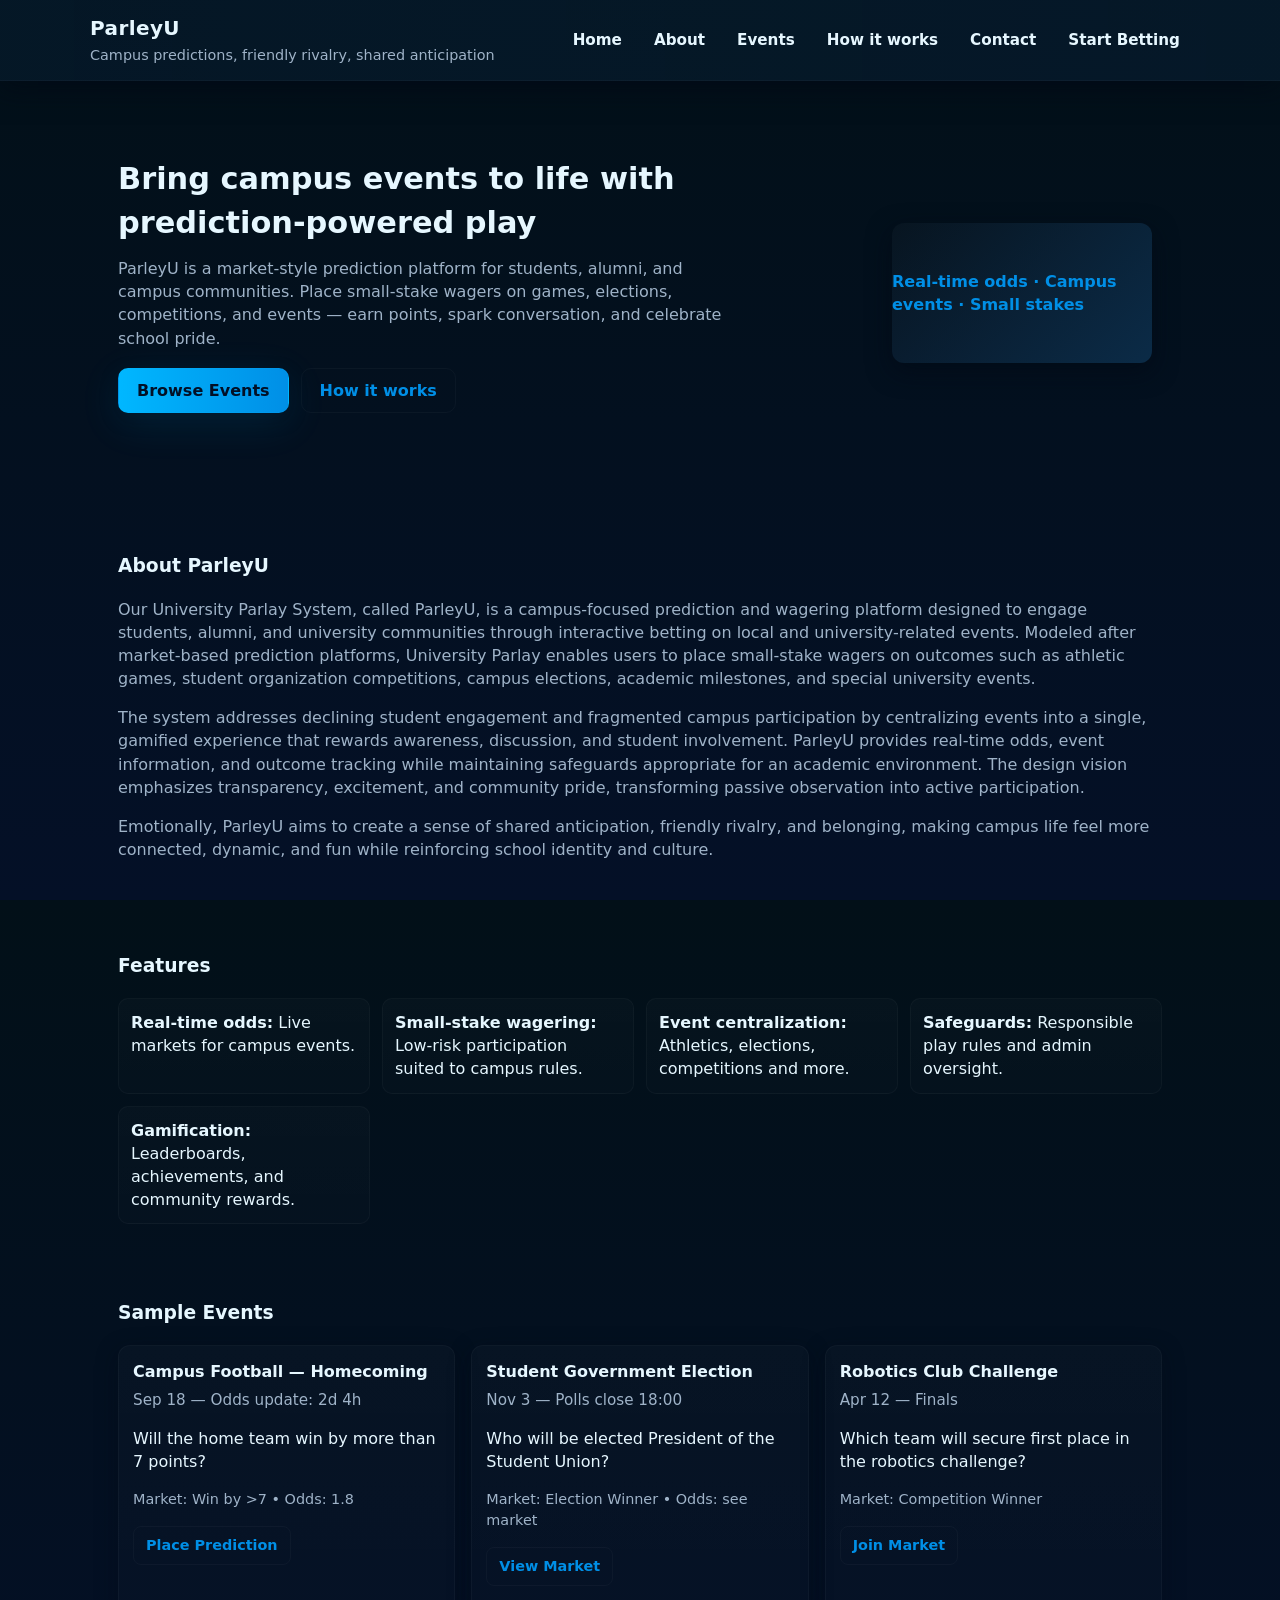
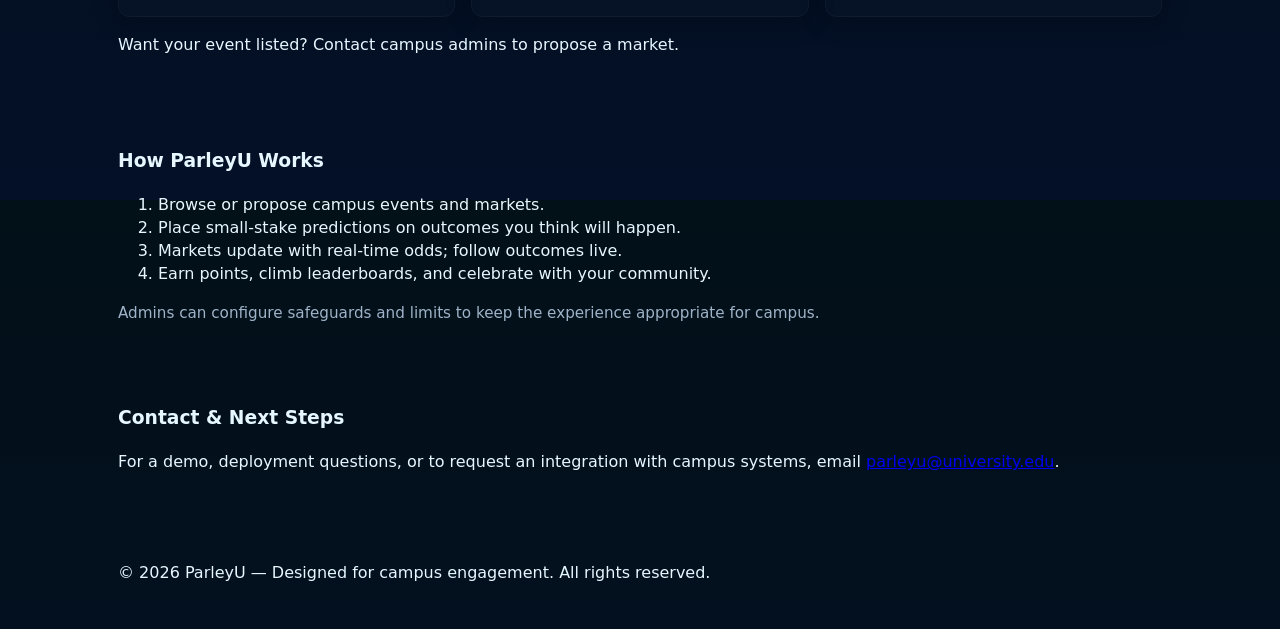
<file: index.html>
<!doctype html>
<html lang="en">
<head>
    <meta charset="utf-8" />
    <meta name="viewport" content="width=device-width,initial-scale=1" />
    <meta name="description" content="ParleyU — a campus-focused prediction and wagering platform for university communities." />
    <title>ParleyU — University Parlay System</title>

    <link rel="stylesheet" href="css/style.css">
</head>
<body>
    <a class="skip-link" href="#main">Skip to content</a>
    <header class="site-header">
        <div class="container header-inner">
            <div class="brand">
                <h1 class="logo">ParleyU</h1>
                <p class="tag">Campus predictions, friendly rivalry, shared anticipation</p>
            </div>
            <nav class="site-nav" aria-label="Main navigation">
                <ul>
                    <li><a href="#home">Home</a></li>
                    <li><a href="#about">About</a></li>
                    <li><a href="#events">Events</a></li>
                    <li><a href="#how">How it works</a></li>
                    <li><a href="#contact">Contact</a></li>
                    <li><a href="user.html">Start Betting</a></li>
                </ul>
            </nav>
        </div>
    </header>

    <main id="main">
        <section id="home" class="hero">
            <div class="container">
                <div class="hero-content">
                    <h2>Bring campus events to life with prediction-powered play</h2>
                    <p class="lead">ParleyU is a market-style prediction platform for students, alumni, and campus communities. Place small-stake wagers on games, elections, competitions, and events — earn points, spark conversation, and celebrate school pride.</p>
                    <p class="cta-row">
                        <a class="btn primary" href="#events">Browse Events</a>
                        <a class="btn" href="#how">How it works</a>
                    </p>
                </div>
                <div class="hero-illustration" aria-hidden="true">
                    <div class="mock-card">Real-time odds · Campus events · Small stakes</div>
                </div>
            </div>
        </section>

        <section id="about" class="container about">
            <h3>About ParleyU</h3>
            <p>Our University Parlay System, called ParleyU, is a campus-focused prediction and wagering platform designed to engage students, alumni, and university communities through interactive betting on local and university-related events. Modeled after market-based prediction platforms, University Parlay enables users to place small-stake wagers on outcomes such as athletic games, student organization competitions, campus elections, academic milestones, and special university events.</p>
            <p>The system addresses declining student engagement and fragmented campus participation by centralizing events into a single, gamified experience that rewards awareness, discussion, and student involvement. ParleyU provides real-time odds, event information, and outcome tracking while maintaining safeguards appropriate for an academic environment. The design vision emphasizes transparency, excitement, and community pride, transforming passive observation into active participation.</p>
            <p>Emotionally, ParleyU aims to create a sense of shared anticipation, friendly rivalry, and belonging, making campus life feel more connected, dynamic, and fun while reinforcing school identity and culture.</p>
        </section>

        <section id="features" class="features container">
            <h3>Features</h3>
            <ul class="feature-list">
                <li><strong>Real-time odds:</strong> Live markets for campus events.</li>
                <li><strong>Small-stake wagering:</strong> Low-risk participation suited to campus rules.</li>
                <li><strong>Event centralization:</strong> Athletics, elections, competitions and more.</li>
                <li><strong>Safeguards:</strong> Responsible play rules and admin oversight.</li>
                <li><strong>Gamification:</strong> Leaderboards, achievements, and community rewards.</li>
            </ul>
        </section>

        <section id="events" class="container events">
            <h3>Sample Events</h3>
            <div class="grid">
                <article class="card">
                    <h4>Campus Football — Homecoming</h4>
                    <p class="muted">Sep 18 — Odds update: 2d 4h</p>
                    <p>Will the home team win by more than 7 points?</p>
                    <p class="card-meta">Market: Win by &gt;7 • Odds: 1.8</p>
                    <p><a class="btn small" href="#">Place Prediction</a></p>
                </article>

                <article class="card">
                    <h4>Student Government Election</h4>
                    <p class="muted">Nov 3 — Polls close 18:00</p>
                    <p>Who will be elected President of the Student Union?</p>
                    <p class="card-meta">Market: Election Winner • Odds: see market</p>
                    <p><a class="btn small" href="#">View Market</a></p>
                </article>

                <article class="card">
                    <h4>Robotics Club Challenge</h4>
                    <p class="muted">Apr 12 — Finals</p>
                    <p>Which team will secure first place in the robotics challenge?</p>
                    <p class="card-meta">Market: Competition Winner</p>
                    <p><a class="btn small" href="#">Join Market</a></p>
                </article>
            </div>
            <p class="more">Want your event listed? Contact campus admins to propose a market.</p>
        </section>

        <section id="how" class="container how">
            <h3>How ParleyU Works</h3>
            <ol>
                <li>Browse or propose campus events and markets.</li>
                <li>Place small-stake predictions on outcomes you think will happen.</li>
                <li>Markets update with real-time odds; follow outcomes live.</li>
                <li>Earn points, climb leaderboards, and celebrate with your community.</li>
            </ol>
            <p class="muted">Admins can configure safeguards and limits to keep the experience appropriate for campus.</p>
        </section>

        <section id="contact" class="container contact">
            <h3>Contact & Next Steps</h3>
            <p>For a demo, deployment questions, or to request an integration with campus systems, email <a href="mailto:parleyu@university.edu">parleyu@university.edu</a>.</p>
        </section>
    </main>

    <footer class="site-footer">
        <div class="container">
            <p>© <span id="year"></span> ParleyU — Designed for campus engagement. All rights reserved.</p>
        </div>
    </footer>

    <script>
        // Small enhancement: update footer year
        document.getElementById('year').textContent = new Date().getFullYear();
    </script>
</body>
</html>
</file>
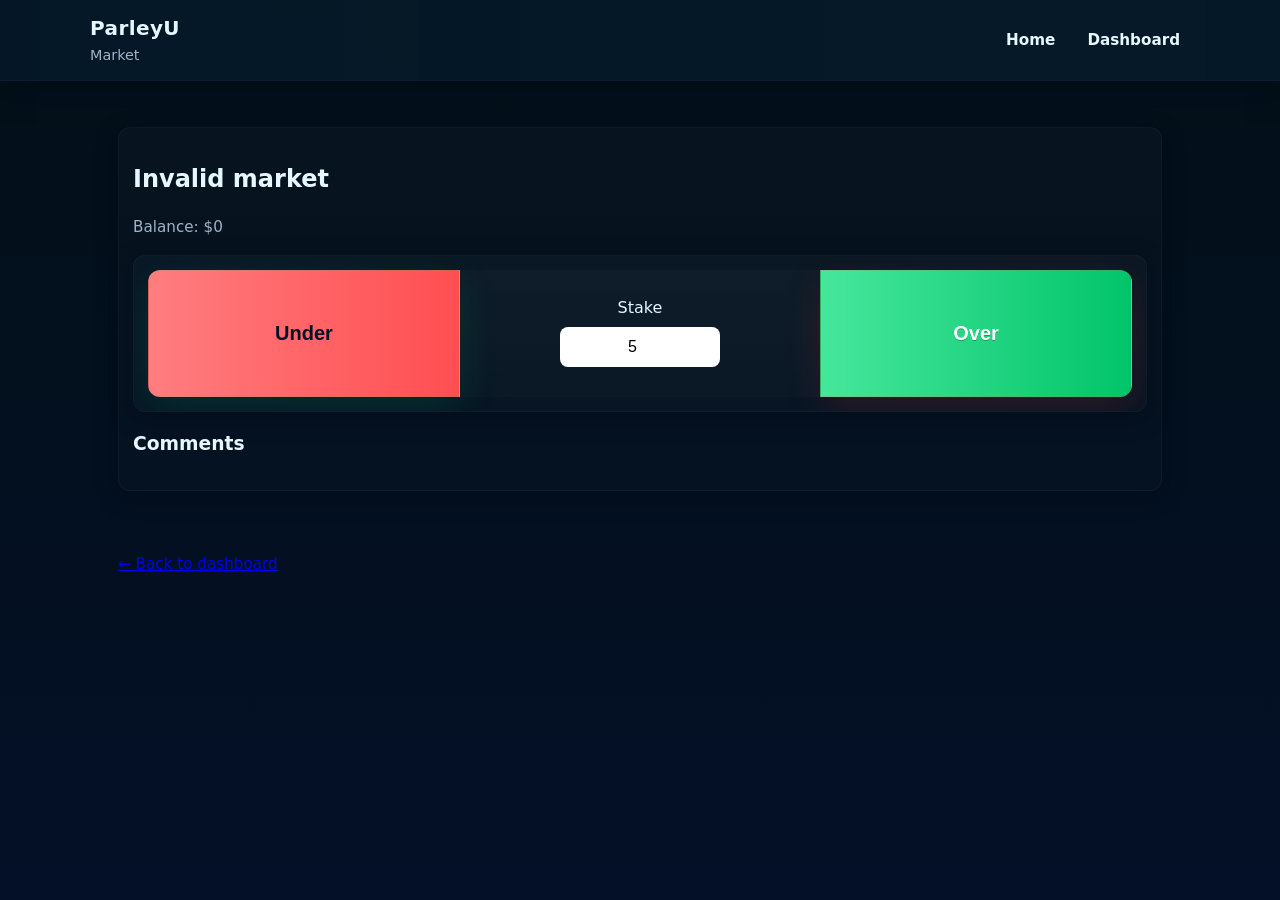
<file: market.html>
<!doctype html>
<html lang="en">
<head>
  <meta charset="utf-8" />
  <meta name="viewport" content="width=device-width,initial-scale=1" />
  <title>ParleyU — Market</title>
  <meta name="description" content="Detailed view for a single betting market." />
  <link rel="stylesheet" href="css/style.css">
  <!-- ensure comment cards are readable on narrow screens -->
  <style>
    #comments .card {
      width: 100%;
      padding: 12px;
    }
  </style>
</head>
<body>
  <header class="site-header">
    <div class="container header-inner">
      <div class="brand">
        <h1 class="logo">ParleyU</h1>
        <p class="tag">Market</p>
      </div>
      <nav class="site-nav" aria-label="Main navigation">
        <ul>
          <li><a href="index.html">Home</a></li>
          <li><a href="user.html">Dashboard</a></li>
        </ul>
      </nav>
    </div>
  </header>

  <main class="container" id="main">
    <section id="marketDetail" class="card" style="margin-top:18px;">
      <h2 id="detailTitle">Loading…</h2>
      <p class="muted" id="detailCloses"></p>
      <p class="muted" id="detailOdds"></p>
      <p id="detailDescription"></p>
      <div id="betControls" style="margin-top:16px;">
        <p class="muted">Balance: $<span id="balanceVal">0</span></p>
        <div class="card market-card highlight highlight-corner" style="display:flex;gap:0;align-items:stretch;justify-content:center;margin-top:16px;overflow:hidden;border-radius:12px;">
          <div class="market-half" style="flex:1;padding:0;text-align:center;display:flex;flex-direction:column;align-items:stretch;justify-content:stretch;">
            <button class="btn under full" id="betUnder" style="flex:1;border-radius:12px 0 0 12px;padding:36px 0;font-size:1.25rem;">Under</button>
          </div>
          <div style="flex:0 0 360px;padding:18px;display:flex;flex-direction:column;align-items:center;justify-content:center;background:var(--card-bg);">
            <div style="margin:8px 0">Stake</div>
            <input id="marketStake" type="number" min="1" step="0.5" value="5" style="padding:10px;border-radius:8px;border:1px solid rgba(255,255,255,0.04);width:160px;text-align:center;margin-bottom:12px;font-size:1rem;">
          </div>
          <div class="market-half" style="flex:1;padding:0;text-align:center;display:flex;flex-direction:column;align-items:stretch;justify-content:stretch;">
            <button class="btn over full" id="betOver" style="flex:1;border-radius:0 12px 12px 0;padding:36px 0;font-size:1.25rem;">Over</button>
          </div>
        </div>
      </div>
      <h3>Comments</h3>
      <div id="comments"></div>
    </section>
  </main>

  <footer class="site-footer">
    <div class="container">
      <p class="muted"><a href="user.html">← Back to dashboard</a></p>
    </div>
  </footer>

  <script>
    function getQueryParam(name) {
      const params = new URLSearchParams(window.location.search);
      return params.get(name);
    }

    let balance = 0;
    let recentBets = [];
    function updateBalanceDisplay(){
      document.getElementById('balanceVal').textContent = balance.toFixed(2);
      localStorage.setItem('balance', balance.toString());
    }

    async function loadMarket() {
      const idx = parseInt(getQueryParam('idx'));
      if (isNaN(idx)) {
        document.getElementById('detailTitle').textContent = 'Invalid market';
        return;
      }
      try {
        const res = await fetch('data/data.json');
        if (!res.ok) throw new Error(res.statusText);
        const json = await res.json();
        // initialize balance/recentBets from json
        balance = parseFloat(json.balance) || 0;
        recentBets = json.recentBets || [];
        // merge stored
        const storedBal = parseFloat(localStorage.getItem('balance'));
        if (!isNaN(storedBal)) balance = storedBal;
        const storedBets = localStorage.getItem('recentBets');
        if (storedBets) {
          try { recentBets = JSON.parse(storedBets).concat(recentBets); } catch{};
        }
        updateBalanceDisplay();

        const markets = json.markets || [];
        console.log('loadMarket idx', idx, 'markets length', markets.length);
        if (idx < 0 || idx >= markets.length) {
          document.getElementById('detailTitle').textContent = 'Market not found';
          return;
        }
        const market = markets[idx];
        console.log('selected market', market.title, market.comments);
        document.getElementById('detailTitle').textContent = market.title;
        document.getElementById('detailCloses').textContent = 'Closes: ' + (market.closes || 'n/a');
        document.getElementById('detailOdds').textContent = 'Line: ' + (market.odds || 'n/a');
        document.getElementById('detailDescription').textContent = market.description || '';

        const commentsEl = document.getElementById('comments');
        // placeholder while data loads (avoids misleading “no comments” state on slow mobile)
        commentsEl.textContent = 'Loading comments…';

        if (!market.comments || market.comments.length === 0) {
          commentsEl.innerHTML = '<p class="muted">No comments yet.</p>';
        } else {
          commentsEl.innerHTML = '';
          market.comments.forEach(c => {
            const div = document.createElement('div');
            div.className = 'card';
            div.style.marginBottom = '8px';
            div.innerHTML = `<strong>${c.user}</strong>: ${c.text}`;
            commentsEl.appendChild(div);
          });
        }

        // attach betting controls
        const stakeInput = document.getElementById('marketStake');
        const overBtn = document.getElementById('betOver');
        const underBtn = document.getElementById('betUnder');
        function placeBet(side){
          const stake = parseFloat(stakeInput.value) || 0;
          if (stake <= 0){ alert('Enter a valid stake.'); return; }
          if (stake > balance){ alert('Insufficient balance.'); return; }
          balance -= stake; updateBalanceDisplay();
          const betObj = { market: market.title, side, stake, odds: parseFloat(market.odds)||0, status:'pending' };
          recentBets.unshift(betObj);
          localStorage.setItem('recentBets', JSON.stringify(recentBets));
          alert(`Placed $${stake.toFixed(2)} on ${side}.`);
        }
        overBtn.addEventListener('click', ()=> placeBet('Over'));
        underBtn.addEventListener('click', ()=> placeBet('Under'));

      } catch (err) {
        console.error('failed to load market', err);
      }
    }

    loadMarket();
  </script>
</body>
</html>
</file>
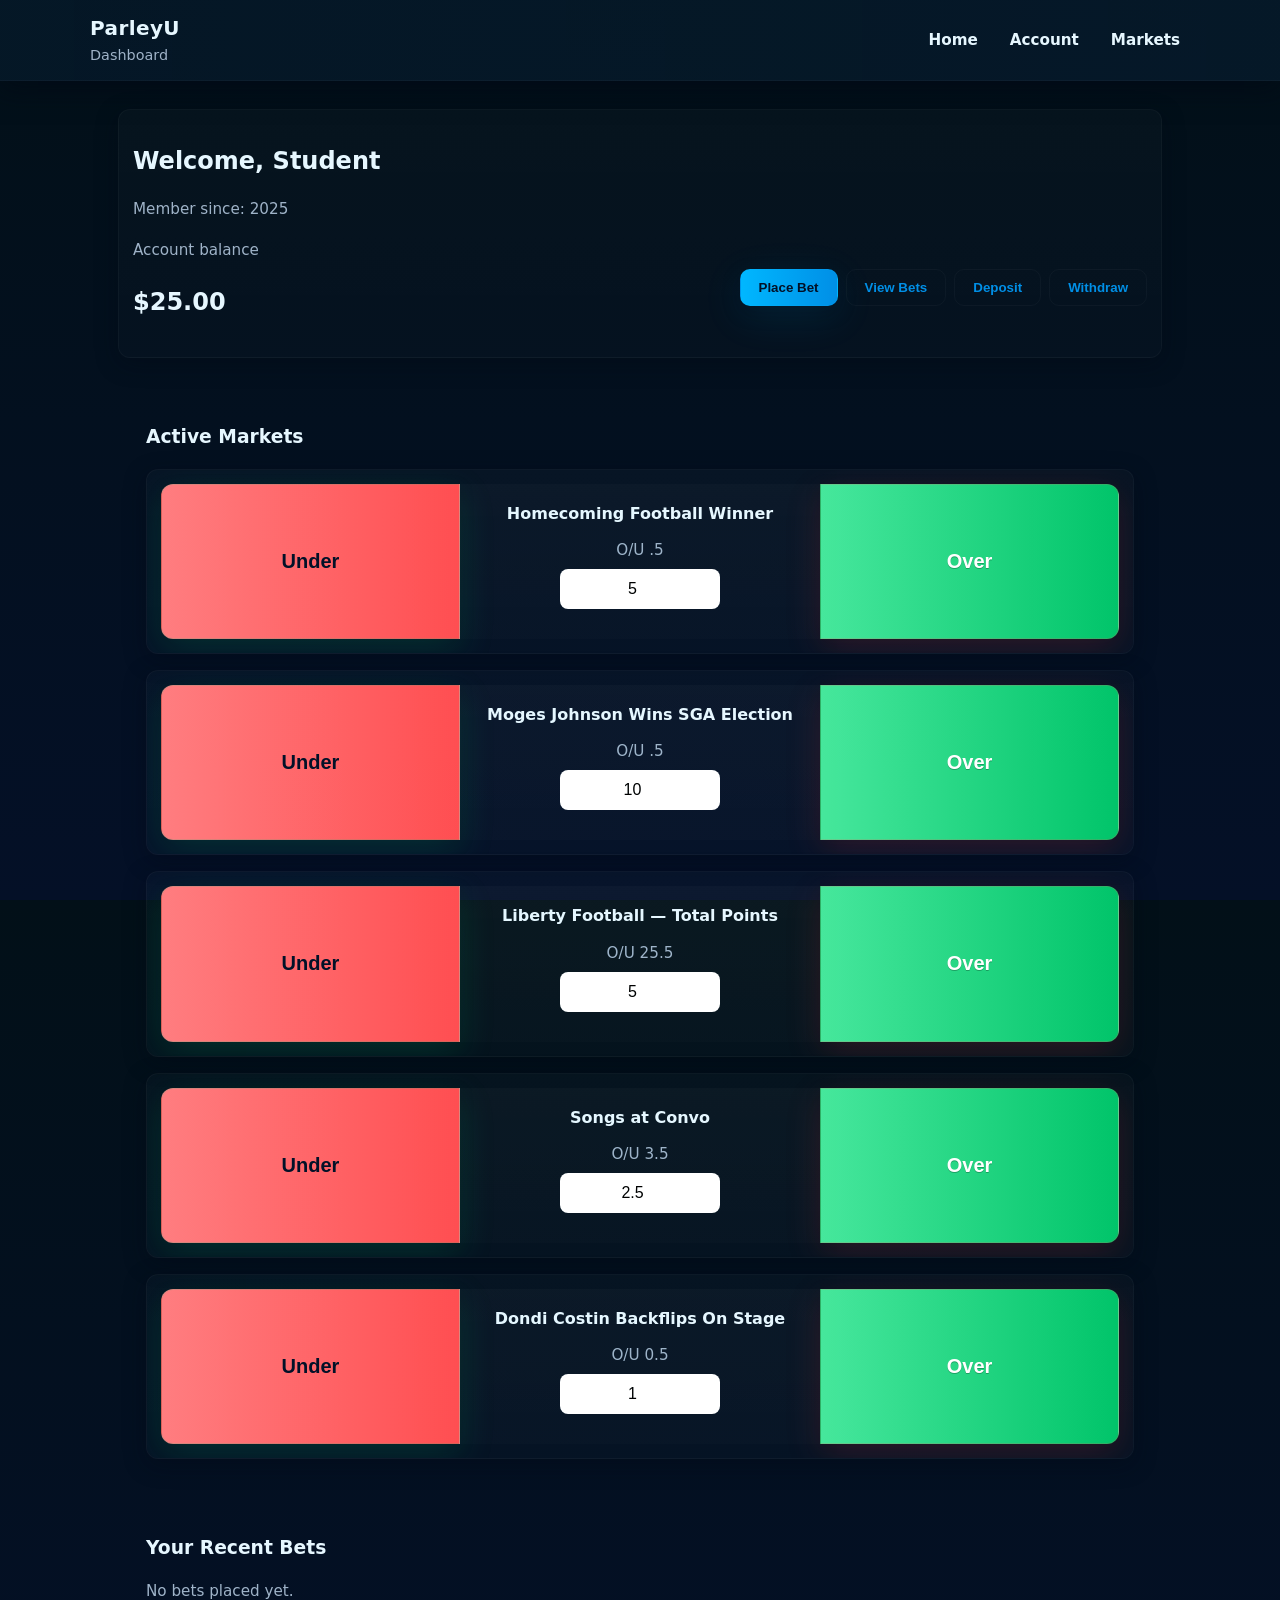
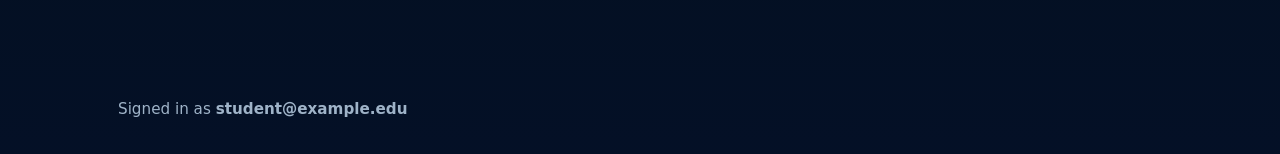
<file: user.html>
<!doctype html>
<html lang="en">
<head>
  <meta charset="utf-8" />
  <meta name="viewport" content="width=device-width,initial-scale=1" />
  <title>ParleyU — Dashboard</title>
  <meta name="description" content="User dashboard for ParleyU — place predictions, view bets, and check your balance." />
  <link rel="stylesheet" href="css/style.css">
</head>
<body>
  <header class="site-header">
    <div class="container header-inner">
      <div class="brand">
        <h1 class="logo">ParleyU</h1>
        <p class="tag">Dashboard</p>
      </div>
      <nav class="site-nav" aria-label="User navigation">
        <ul>
          <li><a href="index.html">Home</a></li>
          <li><a href="#account">Account</a></li>
          <li><a href="#markets">Markets</a></li>
        </ul>
      </nav>
    </div>
  </header>

  <main id="main" class="container">
    <section id="account" class="card" style="margin-bottom:18px;">
      <h2>Welcome, Student</h2>
      <p class="muted">Member since: 2025</p>
      <div class="account-row" style="display:flex;gap:16px;align-items:center;margin-top:12px;flex-wrap:wrap;">
        <div>
          <p class="muted">Account balance</p>
          <p id="balance" style="font-size:1.5rem;font-weight:800;">$25.00</p>
        </div>
        <div style="margin-left:auto;display:flex;gap:8px;flex-wrap:wrap;">
          <button class="btn primary" id="placeBet">Place Bet</button>
          <button class="btn" id="viewBets">View Bets</button>
          <button class="btn" id="deposit">Deposit</button>
          <button class="btn" id="withdraw">Withdraw</button>
        </div>
      </div>
    </section>

    <section id="markets" class="container">
      <h3>Active Markets</h3>
      <!-- grid will be filled dynamically from JSON -->
      <div class="grid"></div>
    </section>

    <section id="recent" class="container">
      <h3>Your Recent Bets</h3>
      <div id="betsList">
        <p class="muted">No bets placed yet.</p>
      </div>
    </section>
  </main>

  <footer class="site-footer">
    <div class="container">
      <p class="muted">Signed in as <strong>student@example.edu</strong></p>
    </div>
  </footer>

  <script>
    // Centralized dashboard interactions with system-controlled betting flow
    const balanceEl = document.getElementById('balance');
    const betsList = document.getElementById('betsList');
    let balance = 25.00;
    let recentBets = [];
    const updateBalance = () => {
      balanceEl.textContent = `$${balance.toFixed(2)}`;
      localStorage.setItem('balance', balance.toString());
    };

    // render the list of recent bets
    function renderRecentBets(bets){
      betsList.innerHTML = '';
      if (!bets || bets.length === 0) {
        betsList.innerHTML = '<p class="muted">No bets placed yet.</p>';
        return;
      }
      bets.forEach(bet => {
        const p = document.createElement('p');
        p.innerHTML = `<strong>${bet.market} — ${bet.side}</strong> — $${bet.stake.toFixed(2)} placed @ ${bet.odds} — <span class="muted">${bet.status||'pending'}</span>`;
        betsList.prepend(p);
      });
    }

    // builds inline markets given an array of market objects
    function buildInlineMarkets(markets){
      const marketsSection = document.getElementById('markets');
      if (!marketsSection) return;
      const grid = marketsSection.querySelector('.grid');
      if (grid) grid.remove();

      markets.forEach((market, idx)=>{
        const box = document.createElement('div');
        box.className = 'card market-card highlight highlight-corner';
        box.style.display = 'flex';
        box.style.gap = '0';
        box.style.alignItems = 'stretch';
        box.style.justifyContent = 'center';
        box.style.marginTop = '16px';
        box.style.overflow = 'hidden';
        box.style.borderRadius = '12px';

        const overBtnId = `btnOver${idx}`;
        const underBtnId = `btnUnder${idx}`;
        const stakeId = `stakeInput${idx}`;
        const titleId = `marketTitle${idx}`;
        const oddsId = `marketOdds${idx}`;

        box.innerHTML = `
          <div class="market-half" style="flex:1;padding:0;text-align:center;display:flex;flex-direction:column;align-items:stretch;justify-content:stretch;">
            <button class="btn under full" id="${underBtnId}" style="flex:1;border-radius:12px 0 0 12px;padding:36px 0;font-size:1.25rem;">Under</button>
          </div>
          <div class="market-center" data-index="${idx}" style="flex:0 0 360px;padding:18px;display:flex;flex-direction:column;align-items:center;justify-content:center;background:var(--card-bg);cursor:pointer;">
            <h4 id="${titleId}">${market.title}</h4>
            <div class="muted" style="margin:8px 0">O/U <span id="${oddsId}">${market.odds}</span></div>
            <input id="${stakeId}" type="number" min="1" step="0.5" value="${market.defaultStake||5}" style="padding:10px;border-radius:8px;border:1px solid rgba(255,255,255,0.04);width:160px;text-align:center;margin-bottom:12px;font-size:1rem;">
          </div>
          <div class="market-half" style="flex:1;padding:0;text-align:center;display:flex;flex-direction:column;align-items:stretch;justify-content:stretch;">
            <button class="btn over full" id="${overBtnId}" style="flex:1;border-radius:0 12px 12px 0;padding:36px 0;font-size:1.25rem;">Over</button>
          </div>
        `;

        marketsSection.appendChild(box);

        // handlers for placing inline bets
        const stakeInput = document.getElementById(stakeId);
        const odds = parseFloat(market.odds) || 1.0;
        const titleEl = document.getElementById(titleId);
        function placeInlineBet(side){
          const stake = parseFloat(stakeInput.value) || 0;
          if (stake <= 0){ alert('Enter a valid stake.'); return; }
          if (stake > balance){ alert('Insufficient balance.'); return; }
          balance -= stake; updateBalance();
          const betObj = { market: titleEl.textContent, side, stake, odds, status: 'pending' };
          recentBets.unshift(betObj);
          renderRecentBets(recentBets);
          localStorage.setItem('recentBets', JSON.stringify(recentBets));
        }

        const elOver = document.getElementById(overBtnId);
        if (elOver) elOver.addEventListener('click', ()=> placeInlineBet('Over'));
        const elUnder = document.getElementById(underBtnId);
        if (elUnder) elUnder.addEventListener('click', ()=> placeInlineBet('Under'));

        // navigate to detail page when middle section clicked
        const centerDiv = box.querySelector('.market-center');
        if (centerDiv) centerDiv.addEventListener('click', () => {
          window.location.href = `market.html?idx=${idx}`;
        });
      });
    }

    // load JSON data and initialize UI
    async function loadData(){
      try {
        const res = await fetch('data/data.json');
        if (!res.ok) throw new Error(res.statusText);
        const json = await res.json();
        balance = parseFloat(json.balance) || balance;
        recentBets = json.recentBets || [];
        // merge any stored values
        const storedBal = parseFloat(localStorage.getItem('balance'));
        if (!isNaN(storedBal)) balance = storedBal;
        const storedBets = localStorage.getItem('recentBets');
        if (storedBets) {
          try { recentBets = JSON.parse(storedBets).concat(recentBets); } catch{};
        }
        updateBalance();
        buildInlineMarkets(json.markets || []);
        renderRecentBets(recentBets);
      } catch(err){
        console.error('Unable to load data file:', err);
      }
    }

    // account quick buttons unchanged
    document.getElementById('placeBet').addEventListener('click', ()=> { const el = document.getElementById('stakeInput'); if(el) el.focus(); else alert('Use the Over/Under controls to place a bet.'); });
    document.getElementById('viewBets').addEventListener('click', ()=> alert('Recent bets are shown below.'));
    document.getElementById('deposit').addEventListener('click', ()=>{
      const amt = parseFloat(prompt('Deposit amount (USD):', '10')) || 0;
      if (amt <= 0) return alert('Canceled or invalid amount.');
      balance += amt; updateBalance(); alert(`Deposited $${amt.toFixed(2)}.`);
    });
    document.getElementById('withdraw').addEventListener('click', ()=>{
      const amt = parseFloat(prompt('Withdraw amount (USD):', '10')) || 0;
      if (amt <= 0) return alert('Canceled or invalid amount.');
      if (amt > balance) return alert('Insufficient balance.');
      balance -= amt; updateBalance(); alert(`Withdrew $${amt.toFixed(2)}.`);
    });

    loadData();
  </script>
</body>
</html>
</file>
<file: css/style.css>
:root{
  /* Core palette (use variables everywhere) */
  --electric: #00b7ff;
  --electric-700: #008fe6;
  --accent: #061a2b;       /* replaced dark-blue with deep midnight */
  --accent-600: #0b2b47;
  --bg: #041027;           /* page background */
  --card-bg: linear-gradient(180deg, rgba(255,255,255,0.02), rgba(255,255,255,0.01));
  --muted: #9fb3c8;
  --text: #e6f7ff;
  --radius:12px;
  --container:1100px;
  --danger: #ff4d4f;
  --success: #00d27a;
  --glass: rgba(0,183,255,0.06);
  --shadow-color: rgba(2,8,20,0.6);
  --shadow: 0 8px 24px var(--shadow-color);
  --neon: 0 10px 40px rgba(0,183,255,0.12);
  font-family: Inter, system-ui, -apple-system, 'Segoe UI', Roboto, 'Helvetica Neue', Arial;
}

/* --- Glows, highlights, and over/under button styles --- */
/* small palette additions */
:root{ --glow-red: rgba(255,77,79,0.16); --glow-green: rgba(0,210,122,0.16); --accent-line: linear-gradient(90deg,var(--electric),var(--electric-700)); }

/* decorative accent line (use under headers/cards) */
.accent-line{ height:6px;border-radius:6px;background:var(--accent-line); box-shadow: var(--neon); margin:12px 0 }

/* subtle highlight overlay for important panels */
.highlight{ position:relative; overflow:hidden }
.highlight::before{ content:""; position:absolute; inset:0; background: linear-gradient(90deg, rgba(0,183,255,0.04), rgba(255,215,102,0.02)); mix-blend-mode:overlay; pointer-events:none }

/* animated glow utility */
.pulse-glow{ animation: pulseGlow 2.6s infinite ease-in-out }
@keyframes pulseGlow{ 0%{ box-shadow: 0 6px 24px rgba(0,183,255,0.06) } 50%{ box-shadow: 0 16px 60px rgba(0,183,255,0.12) } 100%{ box-shadow: 0 6px 24px rgba(0,183,255,0.06) } }

/* Over / Under buttons (red = Over, green = Under) */
.btn.over, .btn.bet-over{
  background: linear-gradient(90deg, #46e79b, #00c46a);
  color: #fff;
  border: 1px solid rgba(255,77,79,0.18);
  box-shadow: 0 10px 36px var(--glow-red), 0 4px 14px rgba(2,8,20,0.28);
  text-shadow: 0 1px 0 rgba(0,0,0,0.25);
}
.btn.over:hover, .btn.bet-over:hover{ transform: translateY(-5px); box-shadow: 0 24px 80px rgba(255,77,79,0.20), 0 8px 28px rgba(2,8,20,0.32) }

.btn.under, .btn.bet-under{
  background: linear-gradient(90deg, #ff7b7b, #ff4d4f);
  color: #021026;
  border: 1px solid rgba(0,200,120,0.14);
  box-shadow: 0 10px 36px var(--glow-green), 0 4px 14px rgba(2,8,20,0.22);
}
.btn.under:hover, .btn.bet-under:hover{ transform: translateY(-5px); box-shadow: 0 24px 80px rgba(0,200,120,0.20), 0 8px 28px rgba(2,8,20,0.32) }

/* Map quick odds chips to red/green styles */
.odds .over, .odds .bet-over{ display:inline-flex; padding:8px 12px; border-radius:10px; font-weight:800; color:#fff; background: linear-gradient(90deg,#ff7b7b,#ff4d4f); box-shadow: 0 6px 30px var(--glow-red) }
.odds .under, .odds .bet-under{ display:inline-flex; padding:8px 12px; border-radius:10px; font-weight:800; color:#021026; background: linear-gradient(90deg,#46e79b,#00c46a); box-shadow: 0 6px 30px var(--glow-green) }

/* small glow focus for inputs and interactive cards */
input:focus, textarea:focus, .card:focus-within{ outline: none; box-shadow: 0 10px 40px rgba(0,183,255,0.08); border-color: rgba(0,183,255,0.12) }

/* decorative corner highlight for hero */
.hero .highlight-corner{ position:relative }
.hero .highlight-corner::after{ content:""; position:absolute; right:-40px; top:-40px; width:180px; height:180px; background: radial-gradient(circle at center, rgba(0,183,255,0.14), transparent 40%); filter: blur(18px); pointer-events:none }

/* ensure small utility classes also get neon hint */
.neon-underline{ border-bottom: 2px solid rgba(0,183,255,0.12); box-shadow: 0 6px 20px rgba(0,183,255,0.06) }

*{box-sizing:border-box}
html,body{height:100%}
body{
  margin:0;
  background: linear-gradient(180deg, #021018 0%, var(--bg) 100%);
  color:var(--text);
  -webkit-font-smoothing:antialiased;
  -moz-osx-font-smoothing:grayscale;
  line-height:1.45;
}

/* Utility container */
.container{
  max-width:var(--container);
  margin:0 auto;
  padding:28px;
}

/* Skip link */
.skip-link{
  position:absolute;
  left:-999px;
  top:auto;
  width:1px;
  height:1px;
  overflow:hidden;
}
.skip-link:focus{
  left:12px;
  top:12px;
  background:#000;
  color:#fff;
  padding:8px 12px;
  border-radius:6px;
  width:auto;
  height:auto;
}

/* Header */
.site-header{
  background:linear-gradient(90deg, rgba(6,26,43,0.75), rgba(6,26,43,0.85));
  border-bottom:1px solid rgba(255,255,255,0.03);
  position:sticky;
  top:0;
  z-index:20;
  box-shadow: var(--shadow);
}
.header-inner{
  display:flex;
  align-items:center;
  justify-content:space-between;
  gap:16px;
  padding:14px 0;
}
.brand .logo{
  margin:0;
  font-size:1.25rem;
  letter-spacing:0.4px;
}
.brand .tag{
  margin:2px 0 0;
  color:var(--muted);
  font-size:0.9rem;
}

/* Nav */
.site-nav ul{
  list-style:none;
  margin:0;
  padding:0;
  display:flex;
  gap:12px;
  align-items:center;
}
.site-nav a{
  text-decoration:none;
  color:var(--text);
  padding:8px 10px;
  border-radius:8px;
  font-weight:600;
  font-size:0.95rem;
}
.site-nav a:hover{ background: var(--glass); color:var(--electric-700) }

/* Hero */
.hero{
  padding:48px 0;
  display:flex;
  align-items:center;
}
.hero .container{display:flex;gap:24px;align-items:center;flex-wrap:wrap}
.hero-content{flex:1 1 420px}
.hero h2{margin:0 0 12px;font-size:1.9rem}
.lead{color:var(--muted);margin:0 0 18px;max-width:62ch}
.cta-row{display:flex;gap:12px;margin-top:8px}
.btn{
  display:inline-block;
  text-decoration:none;
  padding:10px 16px;
  border-radius:10px;
  border:1px solid transparent;
  background:transparent;
  color:var(--accent-600);
  font-weight:700;
}
.btn.primary{
  background:linear-gradient(90deg,var(--accent),#2f7bff);
  color:#fff;
  box-shadow:0 6px 18px rgba(15,98,254,0.12);
}
.btn.small{padding:8px 12px;font-size:0.9rem;border-radius:8px}

/* Hero illustration */
.hero-illustration{flex:0 0 280px;display:flex;align-items:center;justify-content:center}
.mock-card{
  width:260px;
  height:140px;
  border-radius:12px;
  background: linear-gradient(135deg, rgba(255,255,255,0.02), var(--accent-600));
  box-shadow: var(--shadow);
  display:flex;align-items:center;justify-content:center;
  color:var(--electric-700);
  font-weight:800;
}

/* Sections */
.about p, .features p{color:var(--muted)}
.feature-list{display:grid;grid-template-columns:repeat(auto-fit,minmax(200px,1fr));gap:12px;padding:0;margin:8px 0 0;list-style:none}
.feature-list li{background:var(--card-bg);padding:12px;border-radius:10px;border:1px solid rgba(255,255,255,0.03)}

/* Events grid */
.events .grid{display:grid;grid-template-columns:repeat(auto-fit,minmax(240px,1fr));gap:16px;margin-top:12px}
.card{
  background:var(--card-bg);
  border-radius:12px;
  padding:14px;
  box-shadow: 0 6px 22px rgba(2,8,20,0.35);
  border:1px solid rgba(255,255,255,0.03);
}
.card h4{margin:0 0 6px}
.muted{color:var(--muted);font-size:0.95rem;margin:6px 0}
.card-meta{color:var(--muted);font-size:0.9rem;margin:10px 0}
.btn{
  display:inline-flex;
  align-items:center;
  justify-content:center;
  text-decoration:none;
  padding:10px 18px;
  border-radius:10px;
  border:1px solid rgba(255,255,255,0.03);
  background:transparent;
  color:var(--electric-700);
  font-weight:700;
  transition: transform .12s ease, box-shadow .12s ease;
}
.btn.primary{
  background: linear-gradient(90deg, var(--electric), var(--electric-700));
  color:#021026;
  box-shadow: var(--neon), 0 6px 18px rgba(2,8,20,0.28);
  border: 1px solid rgba(0,183,255,0.12);
}
.btn.primary:hover{
  transform: translateY(-4px);
  box-shadow: 0 18px 60px rgba(0,183,255,0.22), 0 10px 40px rgba(0,183,255,0.12);
}
.btn.small{padding:8px 12px;font-size:0.9rem;border-radius:8px}

/* --- Mobile Responsive --- */
@media (max-width: 768px) {
  .container { padding: 16px; }
  .header-inner { flex-direction: column; align-items: flex-start; padding: 10px 0; }
  .site-nav ul { flex-wrap: wrap; gap: 8px; }
  .site-nav a { padding: 6px 8px; font-size: 0.9rem; }
  
  .hero { padding: 24px 0; }
  .hero .container { flex-direction: column; gap: 16px; }
  .hero-content { flex: 1 1 auto; }
  .hero h2 { font-size: 1.5rem; }
  .hero-illustration { flex: 0 0 auto; }
  .mock-card { width: 200px; height: 110px; font-size: 0.9rem; }
  
  .btn { padding: 8px 12px; font-size: 0.95rem; }
  .btn.primary { padding: 10px 14px; font-size: 0.95rem; }
  
  .account-row { flex-direction: column; align-items: flex-start !important; }
  .account-row > div:last-child { margin-left: 0 !important; width: 100%; }
  .account-row > div:last-child { display: flex; gap: 6px; flex-wrap: wrap; }
}

@media (max-width: 640px) {
  .container { max-width: 100%; padding: 12px; margin: 0; }
  
  .brand .logo { font-size: 1.1rem; }
  .brand .tag { font-size: 0.8rem; }
  
  .hero { padding: 16px 0; }
  .hero h2 { font-size: 1.3rem; margin-bottom: 8px; }
  .lead { font-size: 0.95rem; margin-bottom: 12px; }
  .cta-row { flex-direction: column; gap: 8px; }
  .cta-row .btn { width: 100%; text-align: center; }
  
  h3 { font-size: 1.3rem; margin-bottom: 12px; }
  h4 { font-size: 1rem; }
  
  .feature-list { grid-template-columns: 1fr; gap: 8px; }
  .feature-list li { padding: 8px; font-size: 0.9rem; }
  
  .events .grid { grid-template-columns: 1fr; gap: 12px; }
  .card { padding: 10px; }
  
  /* Market cards: keep left-right layout */
  .market-card { 
    display: flex !important; 
    flex-direction: row !important; 
    gap: 0 !important; 
    margin-top: 12px !important; 
    align-items: stretch !important;
  }
  
  .market-half { 
    flex: 1 !important; 
    padding: 0 !important; 
    min-height: 70px; 
  }
  
  .market-half button { 
    flex: 1 !important; 
    padding: 20px 0 !important; 
    font-size: 1rem !important; 
    border-radius: 12px 0 0 12px !important; 
  }
  
  .market-half:last-child button { 
    border-radius: 0 12px 12px 0 !important; 
  }
  
  .market-card > div:not(.market-half) { 
    flex: 0 0 280px !important; 
    width: 280px !important; 
    padding: 12px !important; 
  }
  
  .market-card h4 { margin: 0 0 6px 0; font-size: 0.95rem; }
  .market-card .muted { margin: 4px 0; font-size: 0.85rem; }
  
  .market-card input { 
    width: 100% !important; 
    padding: 6px !important; 
    margin-bottom: 6px !important; 
    font-size: 0.9rem !important; 
  }
  
  .btn { padding: 8px 10px; font-size: 0.9rem; }
  .btn.small { padding: 6px 8px; font-size: 0.85rem; }
  .btn.primary { padding: 8px 10px; font-size: 0.9rem; }
  
  .site-footer { margin-top: 24px; padding: 12px 0; }
  .site-footer p { font-size: 0.85rem; }
}

@media (max-width: 480px) {
  .container { padding: 8px; }
  
  .header-inner { padding: 8px 0; }
  .brand .logo { font-size: 1rem; }
  .brand .tag { font-size: 0.75rem; display: none; }
  
  .site-nav ul { gap: 4px; }
  .site-nav a { padding: 4px 6px; font-size: 0.8rem; }
  
  .hero { padding: 12px 0; }
  .hero h2 { font-size: 1.2rem; line-height: 1.3; }
  .lead { font-size: 0.9rem; }
  
  h3 { font-size: 1.1rem; }
  h4 { font-size: 0.95rem; }
  
  .account-row > div:first-child p { font-size: 1.2rem; }
  
  /* Keep left-right layout on smallest screens */
  .market-card { 
    flex-direction: row !important; 
  }
  
  .market-half { 
    min-height: 60px !important; 
  }
  
  .market-half button { 
    padding: 16px 0 !important; 
    font-size: 0.95rem !important; 
  }
  
  .market-card > div:not(.market-half) { 
    flex: 0 0 240px !important; 
    width: 240px !important; 
    padding: 10px !important; 
  }
  
  .market-card h4 { font-size: 0.9rem; margin: 0 0 4px 0; }
  .market-card .muted { font-size: 0.8rem; }
  
  .market-card input { 
    width: 100% !important; 
    padding: 6px !important; 
    font-size: 0.85rem !important; 
  }
  
  .btn { padding: 8px 8px; font-size: 0.85rem; }
}
</file>
